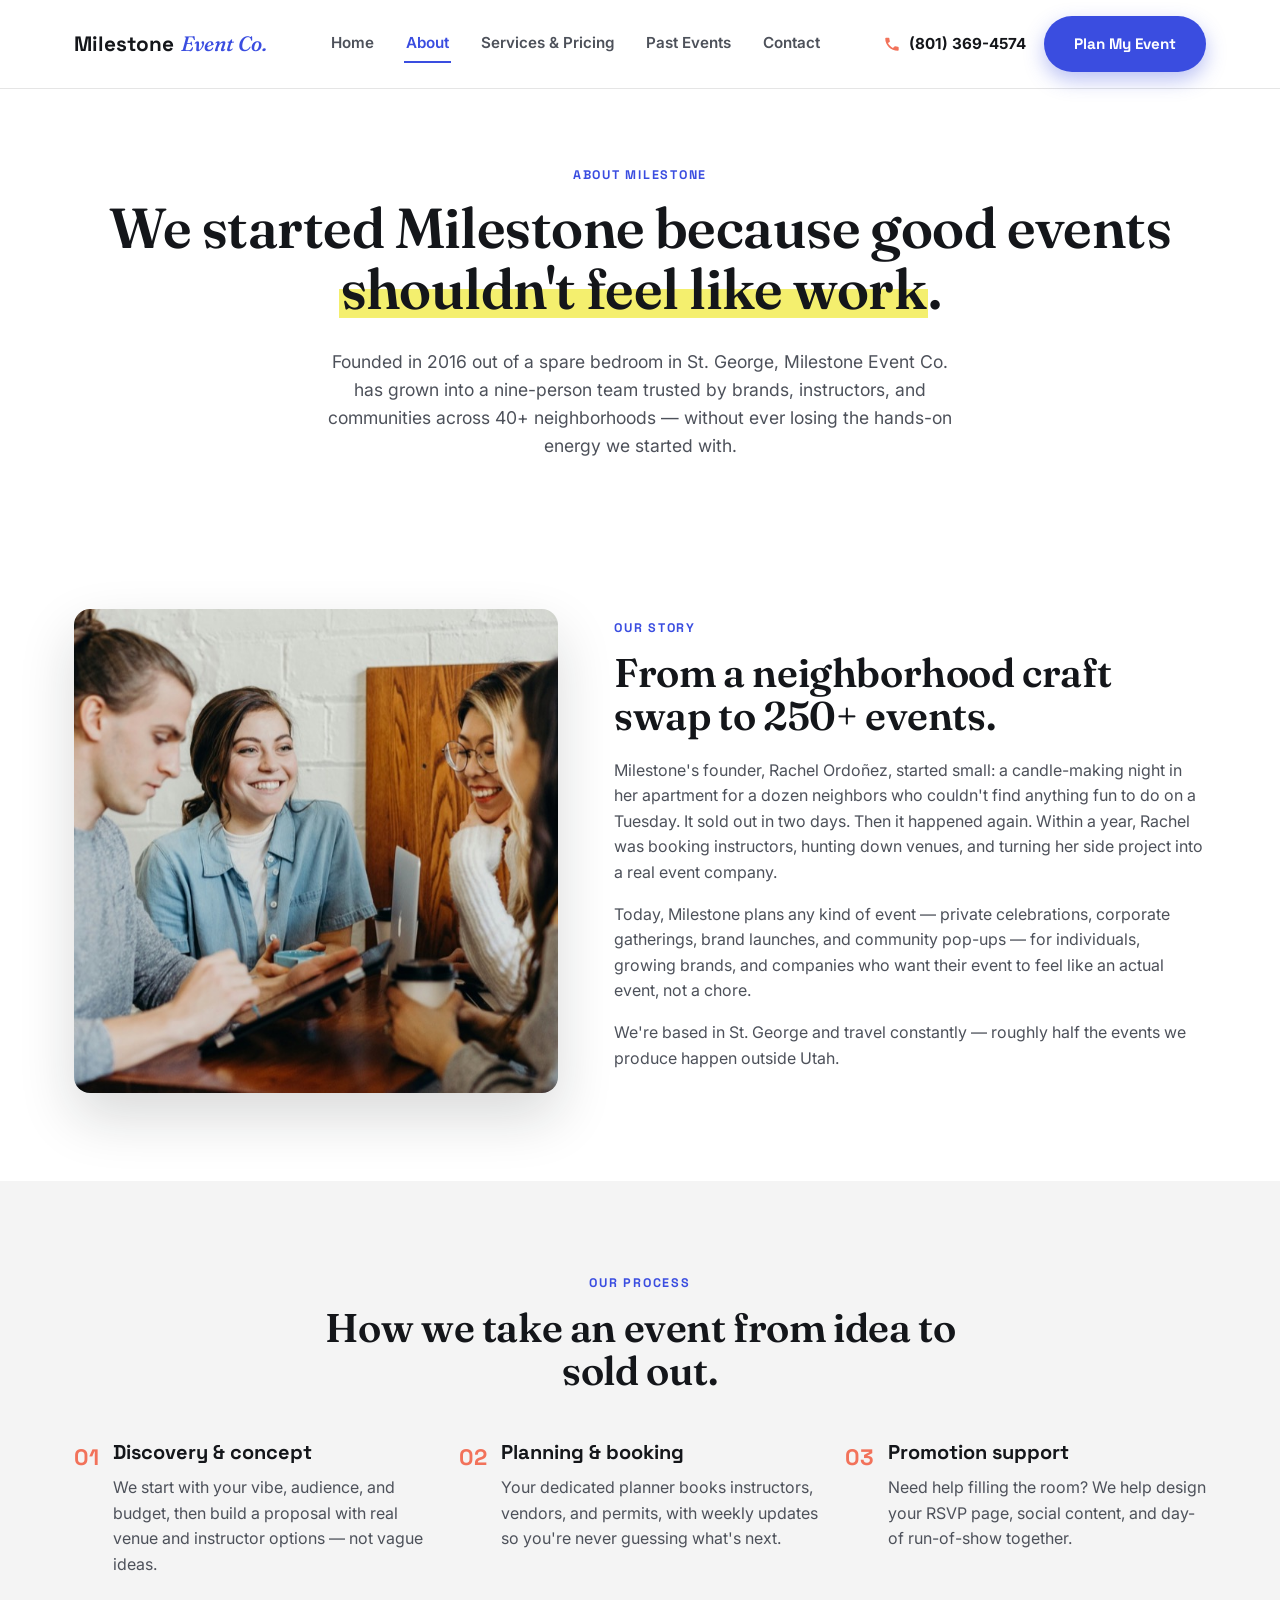
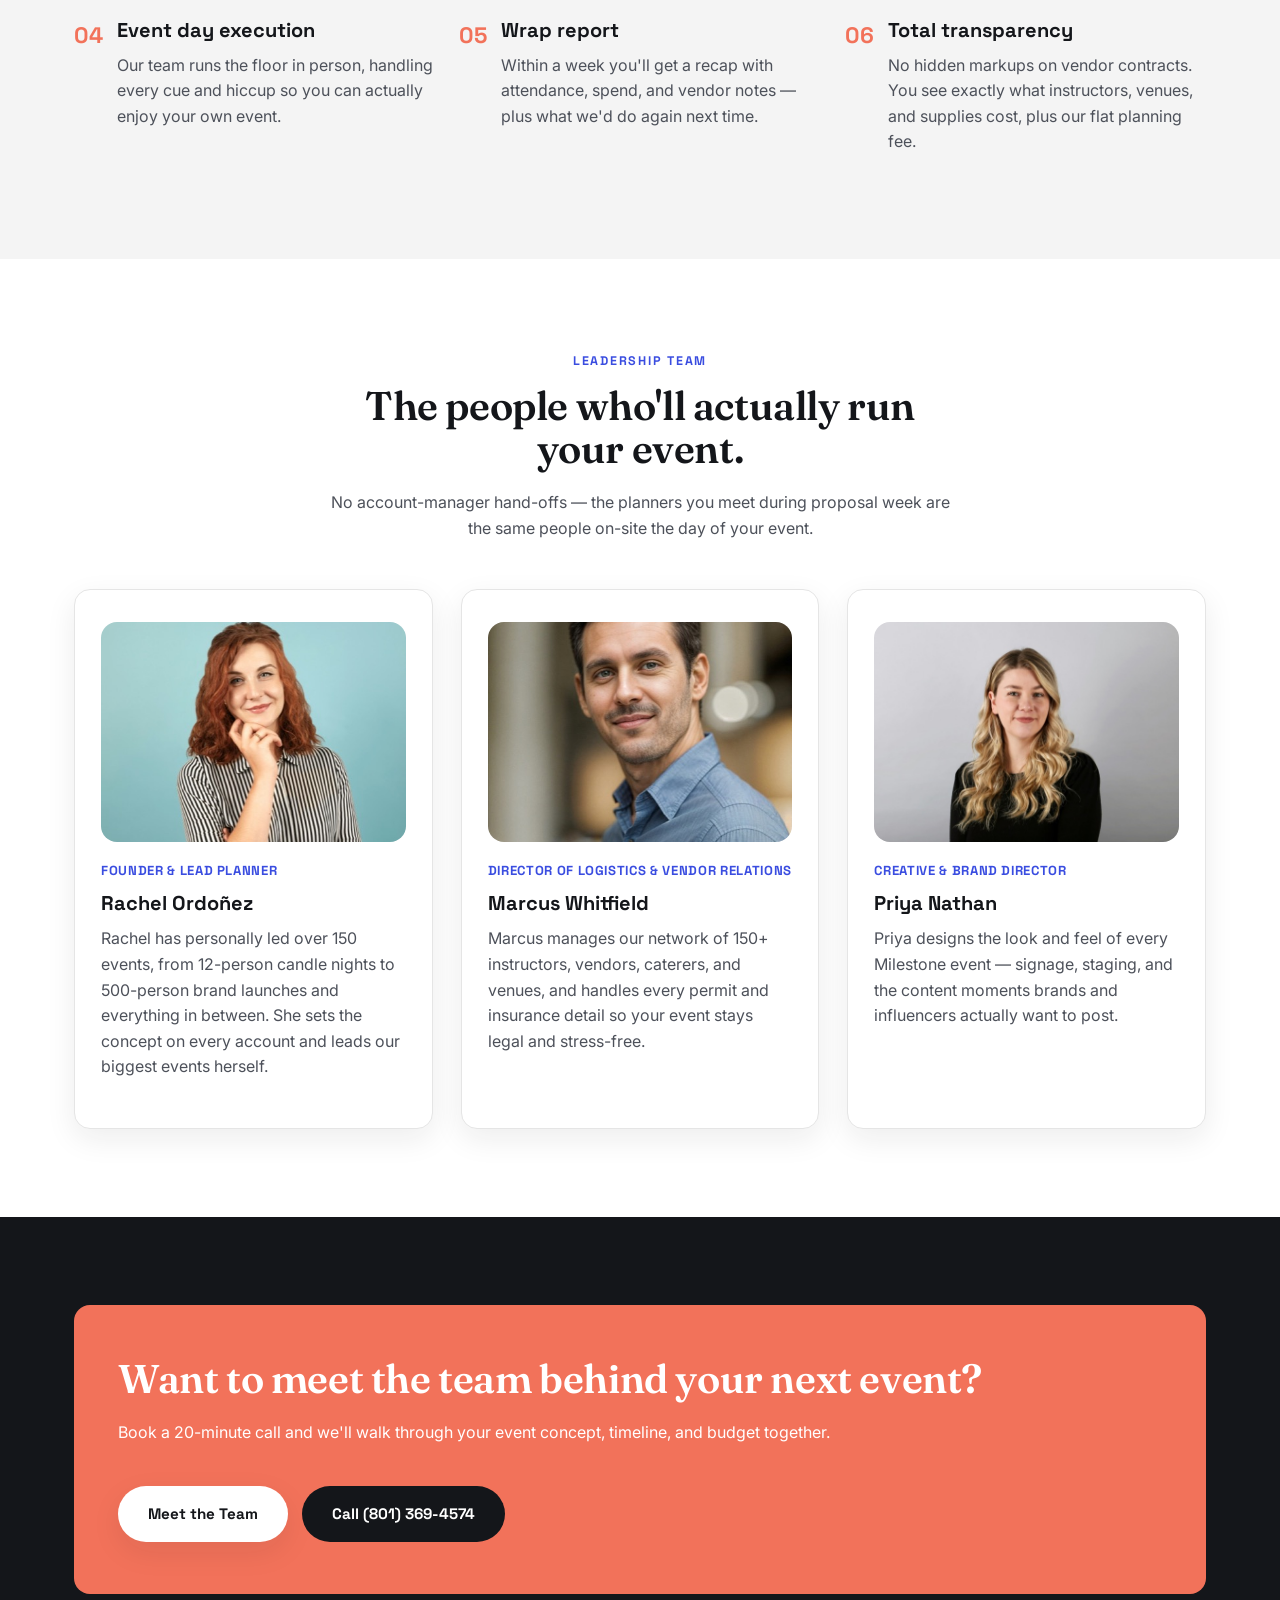
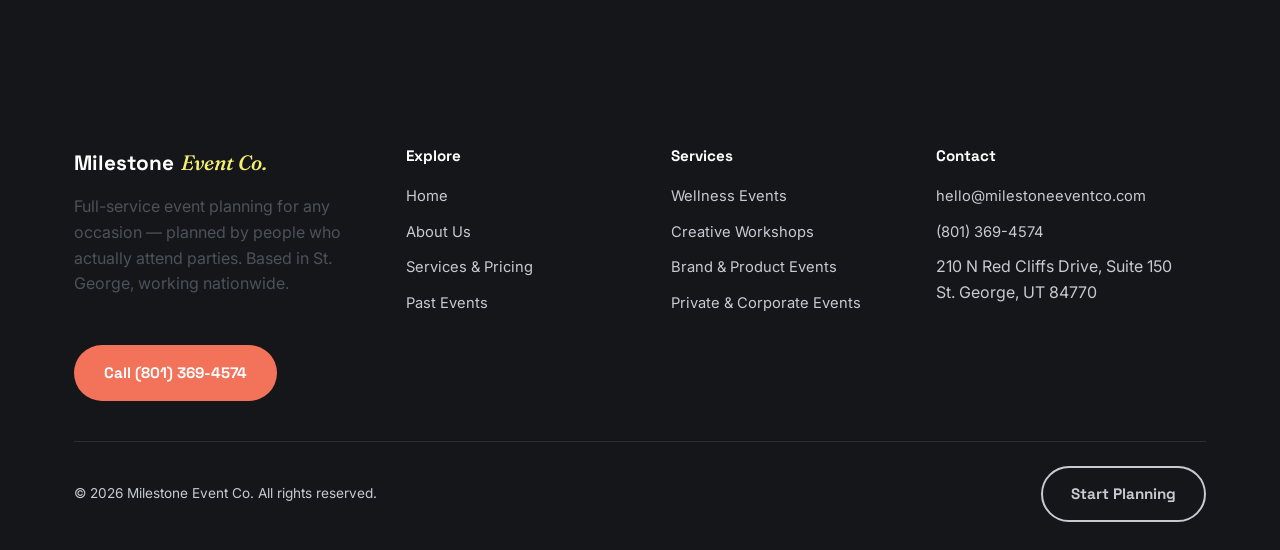
<file: about.html>
<!DOCTYPE html>
<html lang="en">
<head>
<meta charset="UTF-8">
<meta name="viewport" content="width=device-width, initial-scale=1.0">
<title>About Us | Milestone Event Co.</title>
<meta name="description" content="Meet the team behind Milestone Event Co. and learn how a neighborhood craft swap turned into 250+ events of every kind since 2016.">
<link rel="preconnect" href="https://fonts.googleapis.com">
<link rel="preconnect" href="https://fonts.gstatic.com" crossorigin>
<link href="https://fonts.googleapis.com/css2?family=Fraunces:ital,opsz,wght@0,9..144,500;0,9..144,600;0,9..144,700;1,9..144,500&family=Space+Grotesk:wght@500;700&family=Inter:wght@400;500;600;700;800&display=swap" rel="stylesheet">
<link rel="stylesheet" href="styles.css">
<!-- PostHog analytics -->
<script>
    !function(t,e){var o,n,p,r;e.__SV||(window.posthog=e,e._i=[],e.init=function(i,s,a){function g(t,e){var o=e.split(".");2==o.length&&(t=t[o[0]],e=o[1]),t[e]=function(){t.push([e].concat(Array.prototype.slice.call(arguments,0)))}}(p=t.createElement("script")).type="text/javascript",p.crossOrigin="anonymous",p.async=!0,p.src=s.api_host.replace(".i.posthog.com","-assets.i.posthog.com")+"/static/array.js",(r=t.getElementsByTagName("script")[0]).parentNode.insertBefore(p,r);var u=e;for(void 0!==a?u=e[a]=[]:a="posthog",u.people=u.people||[],Object.defineProperty(u,"toString",{configurable:!0,enumerable:!0,writable:!0,value:function(t){var e="posthog";return"posthog"!==a&&(e+="."+a),t||(e+=" (stub)"),e}}),Object.defineProperty(u.people,"toString",{configurable:!0,enumerable:!0,writable:!0,value:function(){return u.toString(1)+".people (stub)"}}),o="init capture register register_once register_for_session unregister unregister_for_session getFeatureFlag getFeatureFlagResult isFeatureEnabled reloadFeatureFlags updateEarlyAccessFeatureEnrollment getEarlyAccessFeatures on onFeatureFlags onSessionId getSurveys getActiveMatchingSurveys renderSurvey canRenderSurvey getNextSurveyStep identify setPersonProperties group resetGroups setPersonPropertiesForFlags resetPersonPropertiesForFlags setGroupPropertiesForFlags resetGroupPropertiesForFlags reset get_distinct_id getGroups get_session_id get_session_replay_url alias set_config startSessionRecording stopSessionRecording sessionRecordingStarted captureException loadToolbar get_property getSessionProperty createPersonProfile opt_in_capturing opt_out_capturing has_opted_in_capturing has_opted_out_capturing clear_opt_in_out_capturing debug".split(" "),n=0;n<o.length;n++)g(u,o[n]);e._i.push([i,s,a])},e.__SV=1)}(document,window.posthog||[]);
    posthog.init('phc_CGeLPRriMYPHBh3oSbFVDK2rGzqJ2pY398EgoeD2RhWU', {
        api_host: 'https://us.i.posthog.com',
        defaults: '2026-05-30',
        capture_pageview: false,
        capture_pageleave: true,
    })
    posthog.capture('$pageview')
</script>
</head>
<body>

<header class="site-header">
  <div class="container">
    <a href="index.html" class="logo"><span class="logo-bold">Milestone</span><span class="logo-italic">Event Co.</span></a>
    <nav class="main-nav">
      <a href="index.html">Home</a>
      <a href="about.html" aria-current="page">About</a>
      <a href="services.html">Services &amp; Pricing</a>
      <a href="past-events.html">Past Events</a>
      <a href="contact.html">Contact</a>
    </nav>
    <div class="header-actions">
      <a class="header-phone" href="tel:+18013694574">
        <svg viewBox="0 0 24 24"><path d="M6.6 10.8c1.4 2.8 3.8 5.1 6.6 6.6l2.2-2.2c.3-.3.7-.4 1-.2 1.1.4 2.3.6 3.5.6.6 0 1 .4 1 1V20c0 .6-.4 1-1 1C10.4 21 3 13.6 3 4.6c0-.6.4-1 1-1h3.5c.6 0 1 .4 1 1 0 1.2.2 2.4.6 3.5.1.4 0 .8-.3 1.1L6.6 10.8z"/></svg>
        <span class="phone-text">(801) 369-4574</span>
      </a>
      <a href="contact.html" class="btn btn-primary">Plan My Event</a>
      <button class="nav-toggle" aria-label="Toggle navigation" aria-expanded="false">
        <svg viewBox="0 0 24 24"><path d="M3 6h18v2H3zm0 5h18v2H3zm0 5h18v2H3z"/></svg>
      </button>
    </div>
  </div>
</header>

<main>

  <section class="page-hero">
    <div class="container">
      <span class="eyebrow">About Milestone</span>
      <h1>We started Milestone because good events <em class="hl">shouldn't feel like work</em>.</h1>
      <p class="lead">Founded in 2016 out of a spare bedroom in St. George, Milestone Event Co. has grown into a nine-person team trusted by brands, instructors, and communities across 40+ neighborhoods — without ever losing the hands-on energy we started with.</p>
    </div>
  </section>

  <section>
    <div class="container">
      <div class="story-grid reveal">
        <img src="images/our-story.jpg" alt="Four friends smiling and gathered around a table with coffee and laptops">
        <div>
          <span class="eyebrow">Our Story</span>
          <h2>From a neighborhood craft swap to 250+ events.</h2>
          <p>Milestone's founder, Rachel Ordoñez, started small: a candle-making night in her apartment for a dozen neighbors who couldn't find anything fun to do on a Tuesday. It sold out in two days. Then it happened again. Within a year, Rachel was booking instructors, hunting down venues, and turning her side project into a real event company.</p>
          <p>Today, Milestone plans any kind of event — private celebrations, corporate gatherings, brand launches, and community pop-ups — for individuals, growing brands, and companies who want their event to feel like an actual event, not a chore.</p>
          <p>We're based in St. George and travel constantly — roughly half the events we produce happen outside Utah.</p>
        </div>
      </div>
    </div>
  </section>

  <section class="section-tinted">
    <div class="container">
      <div class="section-head">
        <span class="eyebrow">Our Process</span>
        <h2>How we take an event from idea to sold out.</h2>
      </div>
      <div class="values-grid reveal-stagger">
        <div class="value-item">
          <span class="num">01</span>
          <div>
            <h3>Discovery &amp; concept</h3>
            <p>We start with your vibe, audience, and budget, then build a proposal with real venue and instructor options — not vague ideas.</p>
          </div>
        </div>
        <div class="value-item">
          <span class="num">02</span>
          <div>
            <h3>Planning &amp; booking</h3>
            <p>Your dedicated planner books instructors, vendors, and permits, with weekly updates so you're never guessing what's next.</p>
          </div>
        </div>
        <div class="value-item">
          <span class="num">03</span>
          <div>
            <h3>Promotion support</h3>
            <p>Need help filling the room? We help design your RSVP page, social content, and day-of run-of-show together.</p>
          </div>
        </div>
        <div class="value-item">
          <span class="num">04</span>
          <div>
            <h3>Event day execution</h3>
            <p>Our team runs the floor in person, handling every cue and hiccup so you can actually enjoy your own event.</p>
          </div>
        </div>
        <div class="value-item">
          <span class="num">05</span>
          <div>
            <h3>Wrap report</h3>
            <p>Within a week you'll get a recap with attendance, spend, and vendor notes — plus what we'd do again next time.</p>
          </div>
        </div>
        <div class="value-item">
          <span class="num">06</span>
          <div>
            <h3>Total transparency</h3>
            <p>No hidden markups on vendor contracts. You see exactly what instructors, venues, and supplies cost, plus our flat planning fee.</p>
          </div>
        </div>
      </div>
    </div>
  </section>

  <section>
    <div class="container">
      <div class="section-head">
        <span class="eyebrow">Leadership Team</span>
        <h2>The people who'll actually run your event.</h2>
        <p>No account-manager hand-offs — the planners you meet during proposal week are the same people on-site the day of your event.</p>
      </div>
      <div class="grid grid-3 reveal-stagger">
        <div class="card team-card">
          <img src="images/team-rachel.jpg" alt="Rachel Ordoñez smiling, founder of Milestone Event Co.">
          <div class="role">Founder &amp; Lead Planner</div>
          <h3>Rachel Ordoñez</h3>
          <p>Rachel has personally led over 150 events, from 12-person candle nights to 500-person brand launches and everything in between. She sets the concept on every account and leads our biggest events herself.</p>
        </div>
        <div class="card team-card">
          <img src="images/team-marcus.jpg" alt="Marcus Whitfield, Director of Logistics at Milestone Event Co.">
          <div class="role">Director of Logistics &amp; Vendor Relations</div>
          <h3>Marcus Whitfield</h3>
          <p>Marcus manages our network of 150+ instructors, vendors, caterers, and venues, and handles every permit and insurance detail so your event stays legal and stress-free.</p>
        </div>
        <div class="card team-card">
          <img src="images/team-priya.jpg" alt="Priya Nathan, Creative and Brand Director at Milestone Event Co.">
          <div class="role">Creative &amp; Brand Director</div>
          <h3>Priya Nathan</h3>
          <p>Priya designs the look and feel of every Milestone event — signage, staging, and the content moments brands and influencers actually want to post.</p>
        </div>
      </div>
    </div>
  </section>

  <section class="section-dark">
    <div class="container">
      <div class="cta-band reveal" style="background:var(--coral);">
        <div>
          <h2>Want to meet the team behind your next event?</h2>
          <p>Book a 20-minute call and we'll walk through your event concept, timeline, and budget together.</p>
        </div>
        <div class="btn-row">
          <a href="contact.html" class="btn btn-light">Meet the Team</a>
          <a href="tel:+18013694574" class="btn" style="background:var(--ink);color:var(--ivory);">Call (801) 369-4574</a>
        </div>
      </div>
    </div>
  </section>

</main>

<footer class="site-footer">
  <div class="container">
    <div class="footer-grid">
      <div>
        <div class="logo"><span class="logo-bold">Milestone</span><span class="logo-italic">Event Co.</span></div>
        <p>Full-service event planning for any occasion — planned by people who actually attend parties. Based in St. George, working nationwide.</p>
        <a href="tel:+18013694574" class="btn btn-sage mt-32">Call (801) 369-4574</a>
      </div>
      <div>
        <h4>Explore</h4>
        <ul class="footer-links">
          <li><a href="index.html">Home</a></li>
          <li><a href="about.html">About Us</a></li>
          <li><a href="services.html">Services &amp; Pricing</a></li>
          <li><a href="past-events.html">Past Events</a></li>
        </ul>
      </div>
      <div>
        <h4>Services</h4>
        <ul class="footer-links">
          <li><a href="services.html#wellness">Wellness Events</a></li>
          <li><a href="services.html#workshops">Creative Workshops</a></li>
          <li><a href="services.html#brand">Brand &amp; Product Events</a></li>
          <li><a href="services.html#private">Private &amp; Corporate Events</a></li>
        </ul>
      </div>
      <div>
        <h4>Contact</h4>
        <ul class="footer-links">
          <li><a href="mailto:hello@milestoneeventco.com">hello@milestoneeventco.com</a></li>
          <li><a href="tel:+18013694574">(801) 369-4574</a></li>
          <li>210 N Red Cliffs Drive, Suite 150<br>St. George, UT 84770</li>
        </ul>
      </div>
    </div>
    <div class="footer-bottom">
      <span>&copy; 2026 Milestone Event Co. All rights reserved.</span>
      <a href="contact.html" class="btn btn-outline">Start Planning</a>
    </div>
  </div>
</footer>

<script src="script.js"></script>
</body>
</html>
</file>
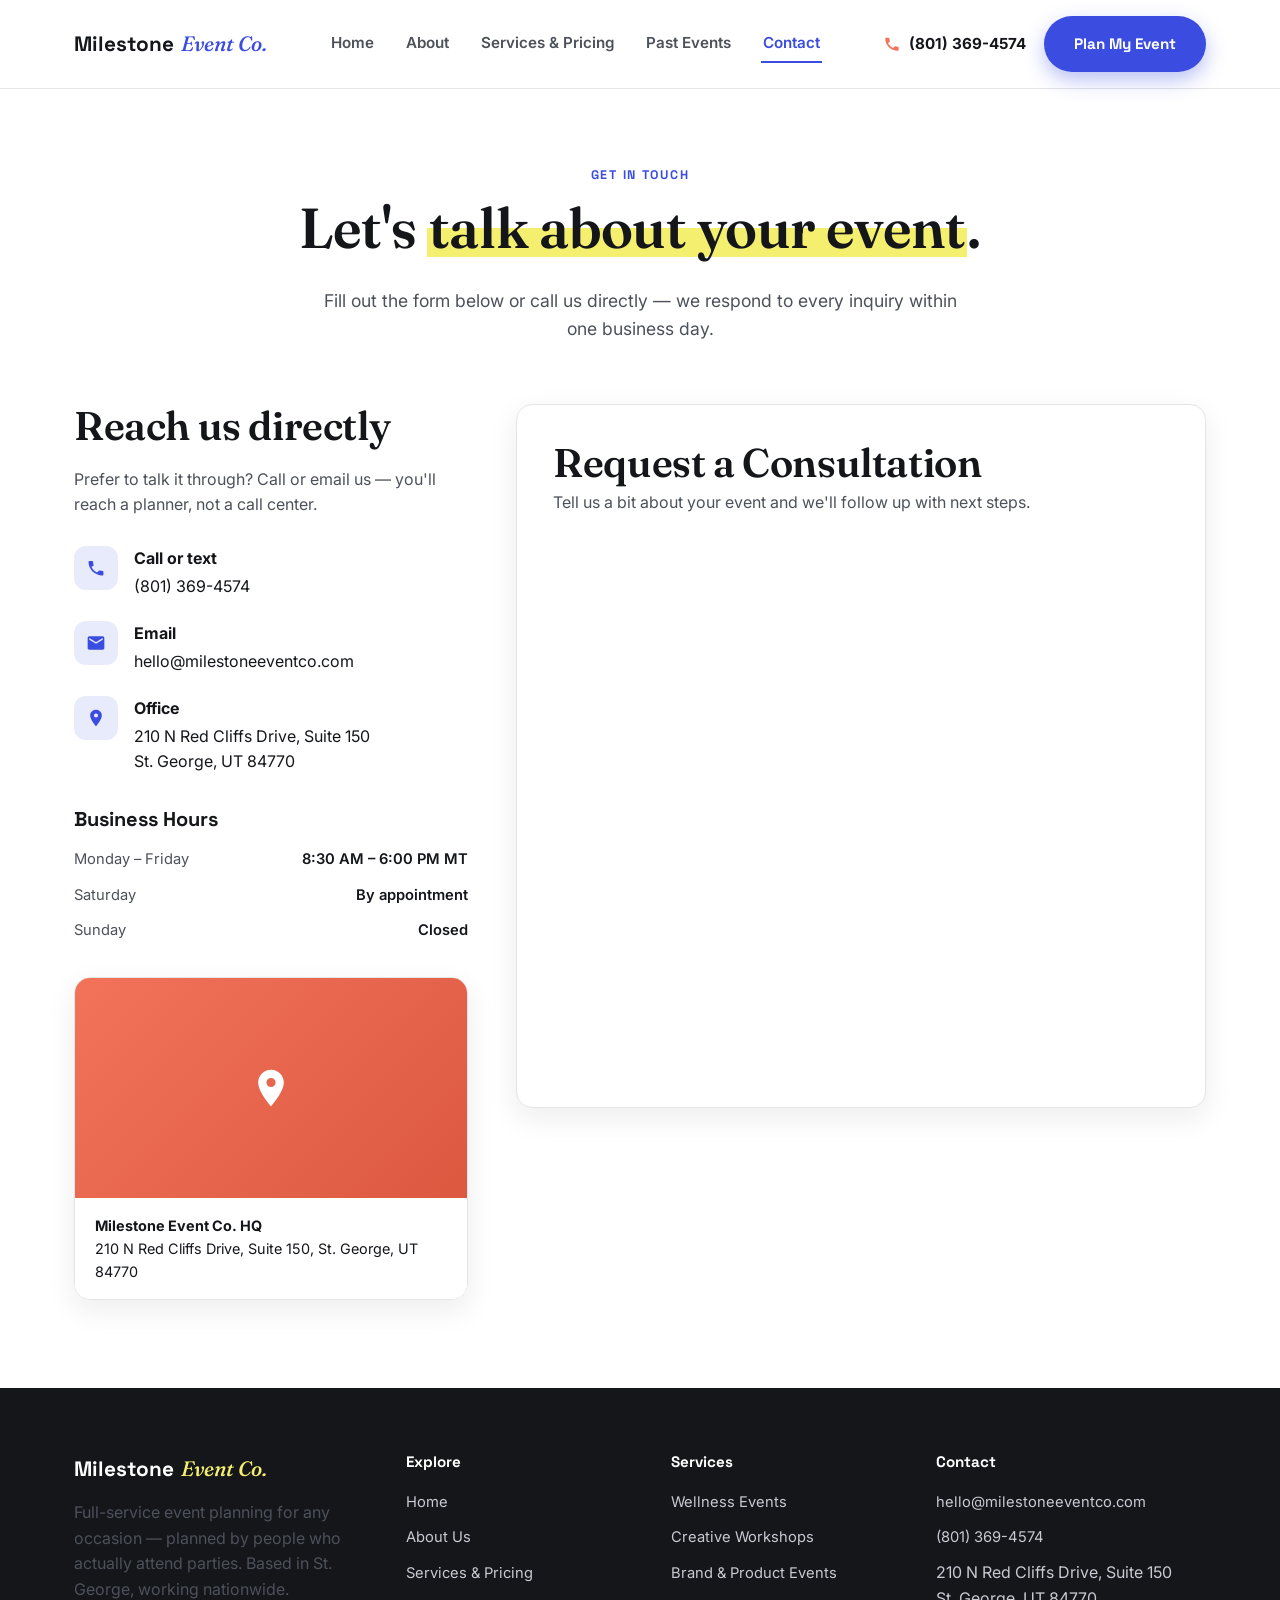
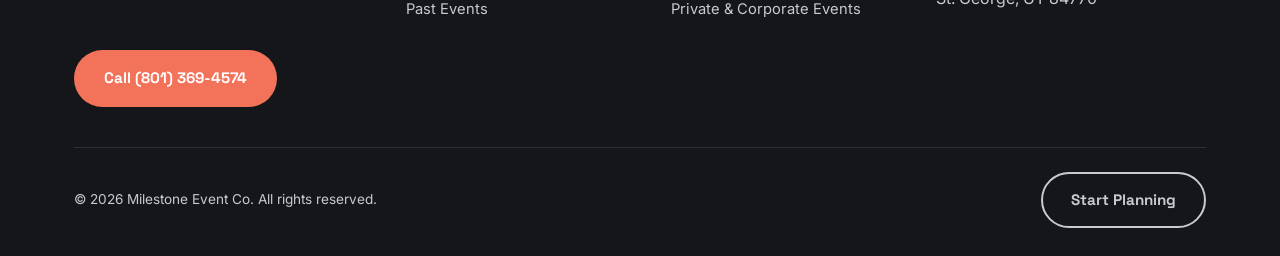
<file: contact.html>
<!DOCTYPE html>
<html lang="en">
<head>
<meta charset="UTF-8">
<meta name="viewport" content="width=device-width, initial-scale=1.0">
<title>Contact Us | Milestone Event Co.</title>
<meta name="description" content="Get in touch with Milestone Event Co. for a free consultation on your next private celebration, corporate event, brand launch, or community pop-up.">
<link rel="preconnect" href="https://fonts.googleapis.com">
<link rel="preconnect" href="https://fonts.gstatic.com" crossorigin>
<link href="https://fonts.googleapis.com/css2?family=Fraunces:ital,opsz,wght@0,9..144,500;0,9..144,600;0,9..144,700;1,9..144,500&family=Space+Grotesk:wght@500;700&family=Inter:wght@400;500;600;700;800&display=swap" rel="stylesheet">
<link rel="stylesheet" href="styles.css">
<!-- PostHog analytics -->
<script>
    !function(t,e){var o,n,p,r;e.__SV||(window.posthog=e,e._i=[],e.init=function(i,s,a){function g(t,e){var o=e.split(".");2==o.length&&(t=t[o[0]],e=o[1]),t[e]=function(){t.push([e].concat(Array.prototype.slice.call(arguments,0)))}}(p=t.createElement("script")).type="text/javascript",p.crossOrigin="anonymous",p.async=!0,p.src=s.api_host.replace(".i.posthog.com","-assets.i.posthog.com")+"/static/array.js",(r=t.getElementsByTagName("script")[0]).parentNode.insertBefore(p,r);var u=e;for(void 0!==a?u=e[a]=[]:a="posthog",u.people=u.people||[],Object.defineProperty(u,"toString",{configurable:!0,enumerable:!0,writable:!0,value:function(t){var e="posthog";return"posthog"!==a&&(e+="."+a),t||(e+=" (stub)"),e}}),Object.defineProperty(u.people,"toString",{configurable:!0,enumerable:!0,writable:!0,value:function(){return u.toString(1)+".people (stub)"}}),o="init capture register register_once register_for_session unregister unregister_for_session getFeatureFlag getFeatureFlagResult isFeatureEnabled reloadFeatureFlags updateEarlyAccessFeatureEnrollment getEarlyAccessFeatures on onFeatureFlags onSessionId getSurveys getActiveMatchingSurveys renderSurvey canRenderSurvey getNextSurveyStep identify setPersonProperties group resetGroups setPersonPropertiesForFlags resetPersonPropertiesForFlags setGroupPropertiesForFlags resetGroupPropertiesForFlags reset get_distinct_id getGroups get_session_id get_session_replay_url alias set_config startSessionRecording stopSessionRecording sessionRecordingStarted captureException loadToolbar get_property getSessionProperty createPersonProfile opt_in_capturing opt_out_capturing has_opted_in_capturing has_opted_out_capturing clear_opt_in_out_capturing debug".split(" "),n=0;n<o.length;n++)g(u,o[n]);e._i.push([i,s,a])},e.__SV=1)}(document,window.posthog||[]);
    posthog.init('phc_CGeLPRriMYPHBh3oSbFVDK2rGzqJ2pY398EgoeD2RhWU', {
        api_host: 'https://us.i.posthog.com',
        defaults: '2026-05-30',
        capture_pageview: false,
        capture_pageleave: true,
    })
    posthog.capture('$pageview')
</script>
</head>
<body>

<header class="site-header">
  <div class="container">
    <a href="index.html" class="logo"><span class="logo-bold">Milestone</span><span class="logo-italic">Event Co.</span></a>
    <nav class="main-nav">
      <a href="index.html">Home</a>
      <a href="about.html">About</a>
      <a href="services.html">Services &amp; Pricing</a>
      <a href="past-events.html">Past Events</a>
      <a href="contact.html" aria-current="page">Contact</a>
    </nav>
    <div class="header-actions">
      <a class="header-phone" href="tel:+18013694574">
        <svg viewBox="0 0 24 24"><path d="M6.6 10.8c1.4 2.8 3.8 5.1 6.6 6.6l2.2-2.2c.3-.3.7-.4 1-.2 1.1.4 2.3.6 3.5.6.6 0 1 .4 1 1V20c0 .6-.4 1-1 1C10.4 21 3 13.6 3 4.6c0-.6.4-1 1-1h3.5c.6 0 1 .4 1 1 0 1.2.2 2.4.6 3.5.1.4 0 .8-.3 1.1L6.6 10.8z"/></svg>
        <span class="phone-text">(801) 369-4574</span>
      </a>
      <a href="contact.html" class="btn btn-primary">Plan My Event</a>
      <button class="nav-toggle" aria-label="Toggle navigation" aria-expanded="false">
        <svg viewBox="0 0 24 24"><path d="M3 6h18v2H3zm0 5h18v2H3zm0 5h18v2H3z"/></svg>
      </button>
    </div>
  </div>
</header>

<main>

  <section class="page-hero">
    <div class="container">
      <span class="eyebrow">Get In Touch</span>
      <h1>Let's <em class="hl">talk about your event</em>.</h1>
      <p class="lead">Fill out the form below or call us directly — we respond to every inquiry within one business day.</p>
    </div>
  </section>

  <section style="padding-top:0;">
    <div class="container">
      <div class="contact-layout reveal">

        <div>
          <h2>Reach us directly</h2>
          <p>Prefer to talk it through? Call or email us — you'll reach a planner, not a call center.</p>

          <div class="contact-info-list">
            <div class="contact-info-item">
              <span class="icon"><svg viewBox="0 0 24 24"><path d="M6.6 10.8c1.4 2.8 3.8 5.1 6.6 6.6l2.2-2.2c.3-.3.7-.4 1-.2 1.1.4 2.3.6 3.5.6.6 0 1 .4 1 1V20c0 .6-.4 1-1 1C10.4 21 3 13.6 3 4.6c0-.6.4-1 1-1h3.5c.6 0 1 .4 1 1 0 1.2.2 2.4.6 3.5.1.4 0 .8-.3 1.1L6.6 10.8z"/></svg></span>
              <div>
                <strong>Call or text</strong>
                <a href="tel:+18013694574">(801) 369-4574</a>
              </div>
            </div>
            <div class="contact-info-item">
              <span class="icon"><svg viewBox="0 0 24 24"><path d="M20 4H4c-1.1 0-2 .9-2 2v12c0 1.1.9 2 2 2h16c1.1 0 2-.9 2-2V6c0-1.1-.9-2-2-2zm0 4-8 5-8-5V6l8 5 8-5z"/></svg></span>
              <div>
                <strong>Email</strong>
                <a href="mailto:hello@milestoneeventco.com">hello@milestoneeventco.com</a>
              </div>
            </div>
            <div class="contact-info-item">
              <span class="icon"><svg viewBox="0 0 24 24"><path d="M12 2C8.1 2 5 5.1 5 9c0 5.2 7 13 7 13s7-7.8 7-13c0-3.9-3.1-7-7-7zm0 9.5A2.5 2.5 0 1 1 12 6.5a2.5 2.5 0 0 1 0 5z"/></svg></span>
              <div>
                <strong>Office</strong>
                <span>210 N Red Cliffs Drive, Suite 150<br>St. George, UT 84770</span>
              </div>
            </div>
          </div>

          <div style="margin-top:32px;">
            <h3 style="margin-bottom:10px;">Business Hours</h3>
            <table class="hours-table">
              <tr><td>Monday – Friday</td><td>8:30 AM – 6:00 PM MT</td></tr>
              <tr><td>Saturday</td><td>By appointment</td></tr>
              <tr><td>Sunday</td><td>Closed</td></tr>
            </table>
          </div>

          <div class="map-block">
            <div class="map-visual">
              <svg viewBox="0 0 24 24"><path d="M12 2C8.1 2 5 5.1 5 9c0 5.2 7 13 7 13s7-7.8 7-13c0-3.9-3.1-7-7-7zm0 9.5A2.5 2.5 0 1 1 12 6.5a2.5 2.5 0 0 1 0 5z"/></svg>
            </div>
            <div class="map-caption">
              <strong>Milestone Event Co. HQ</strong><br>
              210 N Red Cliffs Drive, Suite 150, St. George, UT 84770
            </div>
          </div>
        </div>

        <div class="contact-form-wrap">
          <div class="contact-form">
            <h2 style="margin-bottom:6px;">Request a Consultation</h2>
            <p style="margin-bottom:24px;">Tell us a bit about your event and we'll follow up with next steps.</p>

            <iframe data-tally-src="https://tally.so/embed/0QWxKy?alignLeft=1&hideTitle=1&transparentBackground=1&dynamicHeight=1&v=2" loading="lazy" width="100%" height="524" frameborder="0" marginheight="0" marginwidth="0" title="Request a Consultation"></iframe>
          </div>
        </div>

      </div>
    </div>
  </section>

</main>

<footer class="site-footer">
  <div class="container">
    <div class="footer-grid">
      <div>
        <div class="logo"><span class="logo-bold">Milestone</span><span class="logo-italic">Event Co.</span></div>
        <p>Full-service event planning for any occasion — planned by people who actually attend parties. Based in St. George, working nationwide.</p>
        <a href="tel:+18013694574" class="btn btn-sage mt-32">Call (801) 369-4574</a>
      </div>
      <div>
        <h4>Explore</h4>
        <ul class="footer-links">
          <li><a href="index.html">Home</a></li>
          <li><a href="about.html">About Us</a></li>
          <li><a href="services.html">Services &amp; Pricing</a></li>
          <li><a href="past-events.html">Past Events</a></li>
        </ul>
      </div>
      <div>
        <h4>Services</h4>
        <ul class="footer-links">
          <li><a href="services.html#wellness">Wellness Events</a></li>
          <li><a href="services.html#workshops">Creative Workshops</a></li>
          <li><a href="services.html#brand">Brand &amp; Product Events</a></li>
          <li><a href="services.html#private">Private &amp; Corporate Events</a></li>
        </ul>
      </div>
      <div>
        <h4>Contact</h4>
        <ul class="footer-links">
          <li><a href="mailto:hello@milestoneeventco.com">hello@milestoneeventco.com</a></li>
          <li><a href="tel:+18013694574">(801) 369-4574</a></li>
          <li>210 N Red Cliffs Drive, Suite 150<br>St. George, UT 84770</li>
        </ul>
      </div>
    </div>
    <div class="footer-bottom">
      <span>&copy; 2026 Milestone Event Co. All rights reserved.</span>
      <a href="contact.html" class="btn btn-outline">Start Planning</a>
    </div>
  </div>
</footer>

<script src="script.js"></script>
<script>
  var d = document, w = "https://tally.so/widgets/embed.js", v = function () {
    "undefined" != typeof Tally ? Tally.loadEmbeds() : d.querySelectorAll("iframe[data-tally-src]:not([src])").forEach(function (e) {
      e.src = e.dataset.tallySrc;
    });
  };
  if ("undefined" != typeof Tally) v();
  else if (d.querySelector('script[src="' + w + '"]') == null) {
    var s = d.createElement("script");
    s.src = w;
    s.onload = v;
    s.onerror = v;
    d.body.appendChild(s);
  }
</script>
</body>
</html>
</file>
<file: styles.css>
/* ============ Milestone Event Co. — shared styles ============ */

:root {
  --cream: #ffffff;
  --cream-dark: #f4f4f4;
  --ivory: #ffffff;
  --ink: #14161a;
  --ink-soft: #4d515a;
  --cobalt: #3a4de0;
  --cobalt-dark: #2635b8;
  --cobalt-light: #e8ebfc;
  --coral: #f2725a;
  --coral-dark: #dc5940;
  --highlight: #f4ef6e;
  --highlight-dark: #e6df42;
  --border: #e5e5e5;
  --shadow: 0 10px 30px rgba(20, 22, 26, 0.08);
  --shadow-lg: 0 24px 55px rgba(20, 22, 26, 0.16);
  --radius: 16px;
  --radius-sm: 10px;
  --max-width: 1180px;
}

* { box-sizing: border-box; }

html { scroll-behavior: smooth; }

body {
  margin: 0;
  font-family: "Inter", -apple-system, BlinkMacSystemFont, "Segoe UI", sans-serif;
  background: var(--cream);
  color: var(--ink);
  line-height: 1.6;
  -webkit-font-smoothing: antialiased;
  overflow-x: hidden;
}

h1, h2 {
  font-family: "Fraunces", Georgia, "Times New Roman", serif;
  font-weight: 600;
  color: var(--ink);
  line-height: 1.08;
  letter-spacing: -0.01em;
  margin: 0 0 0.5em;
}
h3, h4 {
  font-family: "Space Grotesk", "Inter", sans-serif;
  font-weight: 700;
  color: var(--ink);
  line-height: 1.25;
  margin: 0 0 0.5em;
}

h1 { font-size: clamp(2.4rem, 4.4vw, 3.8rem); }
h2 { font-size: clamp(1.9rem, 3.2vw, 2.5rem); }
h3 { font-size: 1.25rem; }

p { margin: 0 0 1em; color: var(--ink-soft); }

a { color: inherit; text-decoration: none; }

img { max-width: 100%; display: block; }

.container {
  max-width: var(--max-width);
  margin: 0 auto;
  padding: 0 24px;
  position: relative;
}

.eyebrow {
  display: inline-block;
  font-family: "Space Grotesk", sans-serif;
  font-size: 0.78rem;
  letter-spacing: 0.14em;
  text-transform: uppercase;
  color: var(--cobalt);
  font-weight: 700;
  margin-bottom: 12px;
}

section { padding: 88px 0; position: relative; }
@media (max-width: 720px) {
  section { padding: 56px 0; }
}

/* ---------- Highlighter text swipe ---------- */
.hl {
  position: relative;
  display: inline;
  font-style: normal;
  background-image: linear-gradient(var(--highlight), var(--highlight));
  background-repeat: no-repeat;
  background-size: 0% 42%;
  background-position: 2% 86%;
  padding: 0 2px;
  transition: background-size 0.7s cubic-bezier(0.65, 0, 0.35, 1);
}
.hl.in-view { background-size: 100% 42%; }

/* ---------- Scroll reveal ---------- */
.reveal {
  opacity: 0;
  transform: translateY(22px);
  transition: opacity 0.6s ease, transform 0.6s ease;
}
.reveal.in-view { opacity: 1; transform: translateY(0); }
.reveal-stagger > * {
  opacity: 0;
  transform: translateY(22px);
  transition: opacity 0.6s ease, transform 0.6s ease;
}
.reveal-stagger.in-view > * { opacity: 1; transform: translateY(0); }
.reveal-stagger.in-view > *:nth-child(1) { transition-delay: 0.02s; }
.reveal-stagger.in-view > *:nth-child(2) { transition-delay: 0.10s; }
.reveal-stagger.in-view > *:nth-child(3) { transition-delay: 0.18s; }
.reveal-stagger.in-view > *:nth-child(4) { transition-delay: 0.26s; }
@media (prefers-reduced-motion: reduce) {
  .reveal, .reveal-stagger > *, .hl { transition: none !important; opacity: 1 !important; transform: none !important; background-size: 100% 42% !important; }
}

/* ---------- Buttons ---------- */
.btn {
  display: inline-flex;
  align-items: center;
  justify-content: center;
  gap: 8px;
  padding: 14px 28px;
  border-radius: 999px;
  font-family: "Space Grotesk", sans-serif;
  font-weight: 700;
  font-size: 0.95rem;
  border: 2px solid transparent;
  cursor: pointer;
  transition: transform 0.18s cubic-bezier(0.34, 1.56, 0.64, 1), box-shadow 0.18s ease, background 0.15s ease, color 0.15s ease;
  white-space: nowrap;
}
.btn:hover { transform: translateY(-2px) scale(1.02); }

.btn-primary {
  background: var(--cobalt);
  color: var(--ivory);
  box-shadow: 0 8px 20px rgba(58, 77, 224, 0.35);
}
.btn-primary:hover { background: var(--cobalt-dark); }

.btn-outline {
  background: transparent;
  border-color: var(--ink);
  color: var(--ink);
}
.btn-outline:hover { background: var(--ink); color: var(--ivory); }

.btn-light {
  background: var(--ivory);
  color: var(--ink);
  box-shadow: var(--shadow);
}
.btn-light:hover { background: var(--cream-dark); }

.btn-sage {
  background: var(--coral);
  color: var(--ivory);
}
.btn-sage:hover { background: var(--coral-dark); }

.btn-block { width: 100%; }

/* ---------- Header ---------- */
.site-header {
  position: sticky;
  top: 0;
  z-index: 100;
  background: rgba(255, 255, 255, 0.9);
  backdrop-filter: blur(8px);
  border-bottom: 1px solid var(--border);
}

.site-header .container {
  display: flex;
  align-items: center;
  justify-content: space-between;
  padding-top: 16px;
  padding-bottom: 16px;
  gap: 16px;
}

.logo {
  font-size: 1.3rem;
  color: var(--ink);
  display: flex;
  align-items: baseline;
  gap: 7px;
}
.logo .logo-bold {
  font-family: "Space Grotesk", sans-serif;
  font-weight: 700;
}
.logo .logo-italic {
  font-family: "Fraunces", serif;
  font-style: italic;
  font-weight: 500;
  color: var(--cobalt);
}

.main-nav {
  display: flex;
  align-items: center;
  gap: 28px;
}

.main-nav a {
  font-weight: 600;
  font-size: 0.95rem;
  color: var(--ink-soft);
  padding: 6px 2px;
  border-bottom: 2px solid transparent;
  transition: color 0.15s ease, border-color 0.15s ease;
}
.main-nav a:hover,
.main-nav a[aria-current="page"] {
  color: var(--cobalt);
  border-color: var(--cobalt);
}

.header-actions {
  display: flex;
  align-items: center;
  gap: 18px;
}

.header-phone {
  display: flex;
  align-items: center;
  gap: 8px;
  font-weight: 700;
  font-size: 0.95rem;
  color: var(--ink);
}
.header-phone svg { width: 18px; height: 18px; fill: var(--coral); }

.nav-toggle {
  display: none;
  background: none;
  border: none;
  cursor: pointer;
  padding: 6px;
}
.nav-toggle svg { width: 28px; height: 28px; fill: var(--ink); }

@media (max-width: 880px) {
  .main-nav {
    position: absolute;
    top: 100%;
    left: 0;
    right: 0;
    background: var(--ivory);
    flex-direction: column;
    align-items: flex-start;
    gap: 0;
    padding: 8px 24px 20px;
    border-bottom: 1px solid var(--border);
    box-shadow: var(--shadow);
    display: none;
  }
  .main-nav.open { display: flex; }
  .main-nav a { width: 100%; padding: 12px 0; border-bottom: 1px solid var(--border); }
  .header-phone span.phone-text { display: none; }
  .nav-toggle { display: inline-flex; }
  .header-actions { gap: 10px; }
}

@media (max-width: 480px) {
  .logo { font-size: 1.1rem; }
  .header-actions .btn.btn-primary { display: none; }
}

/* ---------- Hero ---------- */
.hero {
  padding: 72px 0 96px;
  position: relative;
}
.hero .container {
  display: grid;
  grid-template-columns: 1.05fr 0.95fr;
  gap: 56px;
  align-items: center;
}
.hero-copy .btn-row {
  display: flex;
  gap: 16px;
  flex-wrap: wrap;
  margin-top: 32px;
}

.hero-stats {
  display: grid;
  grid-template-columns: repeat(4, 1fr);
  gap: 18px;
  margin-top: 40px;
}
.hero-stats div strong {
  display: block;
  font-family: "Space Grotesk", sans-serif;
  font-size: 1.5rem;
  font-weight: 700;
  color: var(--cobalt);
}
.hero-stats div span { font-size: 0.8rem; color: var(--ink-soft); }

@media (max-width: 560px) {
  .hero-stats { grid-template-columns: repeat(2, 1fr); row-gap: 24px; }
}

/* ---------- Testimonials ---------- */
.testimonial-card .stars {
  display: flex;
  gap: 4px;
  margin-bottom: 14px;
}
.testimonial-card .stars svg {
  width: 18px;
  height: 18px;
  fill: var(--highlight-dark);
}
.testimonial-card .quote {
  font-family: "Fraunces", serif;
  font-style: italic;
  font-size: 1.1rem;
  line-height: 1.55;
  color: var(--ink);
  margin-bottom: 18px;
}
.testimonial-card .testimonial-author {
  font-family: "Space Grotesk", sans-serif;
  font-weight: 700;
  font-size: 0.82rem;
  text-transform: uppercase;
  letter-spacing: 0.05em;
  color: var(--cobalt);
}

/* Hero image collage */
.hero-collage {
  display: grid;
  grid-template-columns: repeat(2, 1fr);
  gap: 16px;
}
.hero-collage .collage-item {
  position: relative;
  border-radius: var(--radius-sm);
  overflow: hidden;
  aspect-ratio: 1 / 1;
  box-shadow: var(--shadow);
}
.hero-collage .collage-item img { width: 100%; height: 100%; object-fit: cover; transition: transform 0.4s ease; }
.hero-collage .collage-item:hover img { transform: scale(1.08); }
.hero-collage .collage-item span {
  position: absolute;
  left: 10px;
  bottom: 10px;
  background: rgba(20, 22, 26, 0.78);
  color: var(--ivory);
  font-family: "Space Grotesk", sans-serif;
  font-size: 0.72rem;
  font-weight: 700;
  padding: 5px 11px;
  border-radius: 999px;
}

@media (max-width: 880px) {
  .hero .container { grid-template-columns: 1fr; }
  .hero { padding: 20px 0 24px; }
  .hero-copy {
    display: flex;
    flex-direction: column;
    justify-content: space-between;
    min-height: calc(100vh - 120px);
    min-height: calc(100svh - 120px);
  }
  .hero-stats { display: none; }
  .hero-copy h1 { font-size: clamp(2.8rem, 12vw, 3.6rem); margin: 0; }
  .hero-copy > p { display: none; }
  .hero-copy .eyebrow { margin-bottom: 0; }
  .hero-copy .btn-row {
    margin-top: 0;
    flex-wrap: nowrap;
    gap: 10px;
  }
  .hero-copy .btn-row .btn {
    flex: 1 1 0;
    min-width: 0;
    padding: 16px 10px;
    font-size: 0.95rem;
    white-space: nowrap;
  }
}

/* ---------- Page header (non-home) ---------- */
.page-hero {
  padding: 72px 0 60px;
  text-align: center;
}
.page-hero p.lead {
  max-width: 640px;
  margin: 0 auto;
  font-size: 1.1rem;
}

/* ---------- Cards / grid ---------- */
.grid {
  display: grid;
  gap: 28px;
}
.grid-4 { grid-template-columns: repeat(4, 1fr); }
.grid-3 { grid-template-columns: repeat(3, 1fr); }
.grid-2 { grid-template-columns: repeat(2, 1fr); }

@media (max-width: 980px) {
  .grid-4 { grid-template-columns: repeat(2, 1fr); }
  .grid-3 { grid-template-columns: repeat(2, 1fr); }
}
@media (max-width: 640px) {
  .grid-4, .grid-3, .grid-2 { grid-template-columns: 1fr; }
}

.card {
  background: var(--ivory);
  border-radius: var(--radius);
  padding: 32px 26px;
  box-shadow: var(--shadow);
  border: 1px solid var(--border);
  transition: transform 0.25s cubic-bezier(0.22, 1, 0.36, 1), box-shadow 0.25s ease, border-color 0.25s ease;
}
.card:hover {
  transform: translateY(-6px);
  box-shadow: var(--shadow-lg);
  border-color: var(--cobalt);
}

.service-card .icon {
  width: 52px;
  height: 52px;
  border-radius: 14px;
  background: var(--cobalt-light);
  display: flex;
  align-items: center;
  justify-content: center;
  margin-bottom: 18px;
}
.service-card .icon svg { width: 26px; height: 26px; fill: var(--cobalt); }
.service-card img {
  border-radius: var(--radius-sm);
  height: 170px;
  width: 100%;
  object-fit: cover;
  margin-bottom: 18px;
  transition: transform 0.4s ease;
}
.service-card:hover img { transform: scale(1.04); }

/* ---------- Section variants ---------- */
.section-tinted { background: var(--cream-dark); }
.section-dark {
  background: var(--ink);
  color: var(--ivory);
}
.section-dark h2, .section-dark h3 { color: var(--ivory); }
.section-dark p { color: #c7cad1; }

.section-head {
  max-width: 640px;
  margin: 0 auto 48px;
  text-align: center;
}
.section-head.align-left { margin-left: 0; text-align: left; }

/* ---------- Strip / featured work reel ---------- */
.work-reel {
  display: flex;
  gap: 22px;
  overflow-x: auto;
  padding-bottom: 14px;
  scroll-snap-type: x proximity;
  scrollbar-width: thin;
  scrollbar-color: var(--cobalt) var(--cream-dark);
}
.work-reel a {
  position: relative;
  border-radius: var(--radius);
  overflow: hidden;
  flex: 0 0 300px;
  aspect-ratio: 4/3;
  display: block;
  box-shadow: var(--shadow);
  scroll-snap-align: start;
}
.work-reel img { width: 100%; height: 100%; object-fit: cover; transition: transform 0.4s ease; }
.work-reel a:hover img { transform: scale(1.06); }
.work-reel .tag {
  position: absolute;
  left: 14px; bottom: 14px;
  background: rgba(20, 22, 26, 0.78);
  color: var(--ivory);
  font-family: "Space Grotesk", sans-serif;
  font-size: 0.78rem;
  font-weight: 700;
  padding: 6px 12px;
  border-radius: 999px;
}

/* ---------- CTA band ---------- */
.cta-band {
  background: var(--cobalt);
  color: var(--ivory);
  border-radius: var(--radius);
  padding: 52px 44px;
  display: flex;
  align-items: center;
  justify-content: space-between;
  gap: 24px;
  flex-wrap: wrap;
}
.cta-band h2, .cta-band p { color: var(--ivory); }
.cta-band .btn-row { display: flex; gap: 14px; flex-wrap: wrap; }

/* ---------- Team ---------- */
.team-card img {
  border-radius: var(--radius);
  height: 220px;
  width: 100%;
  object-fit: cover;
  margin-bottom: 18px;
  transition: transform 0.4s ease;
}
.team-card:hover img { transform: scale(1.03); }
.team-card .role { color: var(--cobalt); font-family: "Space Grotesk", sans-serif; font-weight: 700; font-size: 0.82rem; text-transform: uppercase; letter-spacing: 0.05em; margin-bottom: 10px; }

/* ---------- Values list ---------- */
.values-grid { display: grid; grid-template-columns: repeat(3, 1fr); gap: 24px; }
@media (max-width: 720px) { .values-grid { grid-template-columns: 1fr; } }
.value-item { display: flex; gap: 14px; align-items: flex-start; }
.value-item .num {
  font-family: "Space Grotesk", sans-serif;
  font-size: 1.4rem;
  color: var(--coral);
  font-weight: 700;
}

/* ---------- Pricing ---------- */
.pricing-grid { display: grid; grid-template-columns: repeat(3, 1fr); gap: 28px; align-items: stretch; }
@media (max-width: 980px) { .pricing-grid { grid-template-columns: 1fr; } }

.price-card {
  background: var(--ivory);
  border-radius: var(--radius);
  padding: 36px 30px;
  box-shadow: var(--shadow);
  border: 1px solid var(--border);
  display: flex;
  flex-direction: column;
  transition: transform 0.25s cubic-bezier(0.22, 1, 0.36, 1), box-shadow 0.25s ease;
}
.price-card:hover { transform: translateY(-6px); box-shadow: var(--shadow-lg); }
.price-card.featured {
  background: var(--ink);
  color: var(--ivory);
  transform: scale(1.03);
  box-shadow: var(--shadow-lg);
  border: none;
}
.price-card.featured:hover { transform: scale(1.03) translateY(-6px); }
.price-card.featured h3, .price-card.featured .price { color: var(--ivory); }
.price-card.featured p { color: #c7cad1; }
.price-card.featured li { color: #e4e5e9; }
.price-card .badge {
  align-self: flex-start;
  background: var(--highlight);
  color: var(--ink);
  font-family: "Space Grotesk", sans-serif;
  font-size: 0.72rem;
  font-weight: 700;
  text-transform: uppercase;
  letter-spacing: 0.06em;
  padding: 5px 12px;
  border-radius: 999px;
  margin-bottom: 14px;
}
.price-card .price {
  font-family: "Space Grotesk", sans-serif;
  font-size: 2.3rem;
  font-weight: 700;
  color: var(--cobalt);
  margin: 6px 0 4px;
}
.price-card .price small { font-size: 0.9rem; font-weight: 400; color: var(--ink-soft); }
.price-card ul { list-style: none; padding: 0; margin: 22px 0 28px; flex-grow: 1; }
.price-card li {
  padding: 9px 0;
  border-bottom: 1px solid var(--border);
  font-size: 0.94rem;
  display: flex;
  gap: 10px;
}
.price-card.featured li { border-color: rgba(255,255,255,0.15); }
.price-card li svg { width: 18px; height: 18px; flex-shrink: 0; fill: var(--coral); margin-top: 2px; }

.addons-grid { display: grid; grid-template-columns: repeat(2, 1fr); gap: 18px; }
@media (max-width: 720px) { .addons-grid { grid-template-columns: 1fr; } }
.addon-item {
  display: flex;
  justify-content: space-between;
  align-items: center;
  background: var(--ivory);
  border: 1px solid var(--border);
  border-radius: var(--radius-sm);
  padding: 18px 22px;
  transition: border-color 0.2s ease, transform 0.2s ease;
}
.addon-item:hover { border-color: var(--cobalt); transform: translateX(4px); }
.addon-item .addon-price { color: var(--cobalt); font-family: "Space Grotesk", sans-serif; font-weight: 700; white-space: nowrap; margin-left: 16px; }

/* ---------- Portfolio ---------- */
.portfolio-grid { display: grid; grid-template-columns: repeat(3, 1fr); gap: 30px; }
@media (max-width: 980px) { .portfolio-grid { grid-template-columns: repeat(2, 1fr); } }
@media (max-width: 640px) { .portfolio-grid { grid-template-columns: 1fr; } }

.portfolio-card {
  background: var(--ivory);
  border-radius: var(--radius);
  overflow: hidden;
  box-shadow: var(--shadow);
  border: 1px solid var(--border);
  transition: transform 0.25s cubic-bezier(0.22, 1, 0.36, 1), box-shadow 0.25s ease, border-color 0.25s ease;
}
.portfolio-card:hover { transform: translateY(-6px); box-shadow: var(--shadow-lg); border-color: var(--cobalt); }
.portfolio-card button.thumb {
  border: none;
  padding: 0;
  margin: 0;
  cursor: zoom-in;
  width: 100%;
  aspect-ratio: 4/3;
  overflow: hidden;
  display: block;
  background: none;
  position: relative;
}
.portfolio-card button.thumb::after {
  content: "";
  position: absolute;
  inset: 0;
  background: var(--cobalt);
  opacity: 0;
  transition: opacity 0.3s ease;
}
.portfolio-card button.thumb:hover::after { opacity: 0.14; }
.portfolio-card img { width: 100%; height: 100%; object-fit: cover; transition: transform 0.4s ease; }
.portfolio-card button.thumb:hover img { transform: scale(1.06); }
.portfolio-body { padding: 22px 22px 26px; }
.portfolio-body .meta {
  display: flex;
  justify-content: space-between;
  font-family: "Space Grotesk", sans-serif;
  font-size: 0.78rem;
  text-transform: uppercase;
  letter-spacing: 0.05em;
  color: var(--cobalt);
  font-weight: 700;
  margin-bottom: 8px;
}

/* Lightbox */
.lightbox {
  position: fixed;
  inset: 0;
  background: rgba(15, 16, 20, 0.9);
  display: none;
  align-items: center;
  justify-content: center;
  z-index: 1000;
  padding: 40px 20px;
}
.lightbox.open { display: flex; }
.lightbox figure {
  max-width: 900px;
  width: 100%;
  margin: 0;
  background: var(--ivory);
  border-radius: var(--radius);
  overflow: hidden;
}
.lightbox img { width: 100%; max-height: 62vh; object-fit: cover; }
.lightbox figcaption { padding: 22px 26px; }
.lightbox figcaption h3 { margin-bottom: 6px; }
.lightbox-close {
  position: absolute;
  top: 26px; right: 26px;
  background: var(--ivory);
  border: none;
  border-radius: 50%;
  width: 44px; height: 44px;
  cursor: pointer;
  display: flex;
  align-items: center;
  justify-content: center;
  transition: transform 0.2s ease;
}
.lightbox-close:hover { transform: rotate(90deg); }
.lightbox-close svg { width: 20px; height: 20px; }

/* ---------- About story ---------- */
.story-grid {
  display: grid;
  grid-template-columns: 0.9fr 1.1fr;
  gap: 56px;
  align-items: center;
}
.story-grid img { border-radius: var(--radius); box-shadow: var(--shadow-lg); width: 100%; aspect-ratio: 1 / 1; object-fit: cover; object-position: bottom; }
@media (max-width: 880px) { .story-grid { grid-template-columns: 1fr; } }

/* ---------- Contact ---------- */
.contact-layout {
  display: grid;
  grid-template-columns: 0.8fr 1.4fr;
  gap: 48px;
  align-items: flex-start;
}
@media (max-width: 940px) {
  .contact-layout { grid-template-columns: 1fr; }
  .contact-form-wrap { order: -1; }
}

.contact-info-list { display: flex; flex-direction: column; gap: 22px; margin-top: 28px; }
.contact-info-item { display: flex; gap: 16px; align-items: flex-start; }
.contact-info-item .icon {
  width: 44px; height: 44px; flex-shrink: 0;
  border-radius: 12px;
  background: var(--cobalt-light);
  display: flex; align-items: center; justify-content: center;
}
.contact-info-item .icon svg { width: 20px; height: 20px; fill: var(--cobalt); }
.contact-info-item strong { display: block; margin-bottom: 2px; }

.map-block {
  margin-top: 28px;
  border-radius: var(--radius);
  overflow: hidden;
  border: 1px solid var(--border);
  box-shadow: var(--shadow);
}
.map-block .map-visual {
  height: 220px;
  background: linear-gradient(135deg, var(--coral) 0%, var(--coral-dark) 100%);
  position: relative;
  display: flex;
  align-items: center;
  justify-content: center;
}
.map-block .map-visual svg { width: 44px; height: 44px; fill: var(--ivory); }
.map-block .map-caption { padding: 16px 20px; background: var(--ivory); font-size: 0.9rem; }

.contact-form {
  background: var(--ivory);
  border-radius: var(--radius);
  padding: 36px;
  box-shadow: var(--shadow);
  border: 1px solid var(--border);
}
.form-row { display: grid; grid-template-columns: 1fr 1fr; gap: 18px; }
@media (max-width: 560px) { .form-row { grid-template-columns: 1fr; } }

.field { margin-bottom: 20px; }
.field label {
  display: block;
  font-weight: 700;
  font-size: 0.88rem;
  margin-bottom: 7px;
}
.field input,
.field select,
.field textarea {
  width: 100%;
  padding: 13px 14px;
  border-radius: var(--radius-sm);
  border: 1.5px solid var(--border);
  background: var(--cream);
  font-family: inherit;
  font-size: 0.96rem;
  color: var(--ink);
  transition: border-color 0.15s ease;
}
.field input:focus,
.field select:focus,
.field textarea:focus {
  outline: none;
  border-color: var(--cobalt);
}
.field .error-msg {
  display: none;
  color: var(--coral-dark);
  font-size: 0.82rem;
  margin-top: 6px;
}
.field.invalid input,
.field.invalid select,
.field.invalid textarea { border-color: var(--coral-dark); }
.field.invalid .error-msg { display: block; }

.form-success {
  display: none;
  text-align: center;
  padding: 40px 10px;
}
.form-success.show { display: block; }
.form-success .icon-circle {
  width: 64px; height: 64px;
  border-radius: 50%;
  background: var(--coral);
  display: flex; align-items: center; justify-content: center;
  margin: 0 auto 20px;
}
.form-success .icon-circle svg { width: 30px; height: 30px; fill: var(--ivory); }
.contact-form.hide-form { display: none; }

.hours-table { width: 100%; border-collapse: collapse; margin-top: 8px; }
.hours-table td { padding: 6px 0; font-size: 0.92rem; color: var(--ink-soft); }
.hours-table td:last-child { text-align: right; font-weight: 600; color: var(--ink); }

/* ---------- FAQ ---------- */
.faq-item {
  border-bottom: 1px solid var(--border);
  padding: 20px 0;
}
.faq-item summary {
  cursor: pointer;
  font-weight: 700;
  font-family: "Space Grotesk", sans-serif;
  font-size: 1.05rem;
  list-style: none;
  display: flex;
  justify-content: space-between;
  align-items: center;
}
.faq-item summary::-webkit-details-marker { display: none; }
.faq-item summary .plus { font-size: 1.4rem; color: var(--cobalt); transition: transform 0.2s ease; }
.faq-item[open] summary .plus { transform: rotate(45deg); }
.faq-item p { margin-top: 12px; }

/* ---------- Footer ---------- */
.site-footer {
  background: var(--ink);
  color: #c7cad1;
  padding: 64px 0 28px;
}
.footer-grid {
  display: grid;
  grid-template-columns: 1.3fr 1fr 1fr 1.2fr;
  gap: 40px;
  padding-bottom: 40px;
  border-bottom: 1px solid rgba(255,255,255,0.1);
}
@media (max-width: 880px) { .footer-grid { grid-template-columns: 1fr 1fr; } }
@media (max-width: 560px) { .footer-grid { grid-template-columns: 1fr; } }

.footer-grid h4 { color: var(--ivory); font-size: 0.95rem; margin-bottom: 18px; }
.footer-grid .logo { color: var(--ivory); margin-bottom: 14px; }
.footer-grid .logo .logo-italic { color: var(--highlight); }
.footer-links { list-style: none; padding: 0; margin: 0; display: flex; flex-direction: column; gap: 10px; }
.footer-links a { font-size: 0.92rem; transition: color 0.15s ease; }
.footer-links a:hover { color: var(--highlight); }
.footer-bottom {
  display: flex;
  justify-content: space-between;
  align-items: center;
  flex-wrap: wrap;
  gap: 12px;
  padding-top: 24px;
  font-size: 0.85rem;
}

.footer-bottom .btn-outline { border-color: #c7cad1; color: #c7cad1; }
.footer-bottom .btn-outline:hover { background: var(--ivory); color: var(--ink); border-color: var(--ivory); }

/* ---------- Utility ---------- */
.text-center { text-align: center; }
.mt-32 { margin-top: 32px; }
.mt-48 { margin-top: 48px; }
</file>
